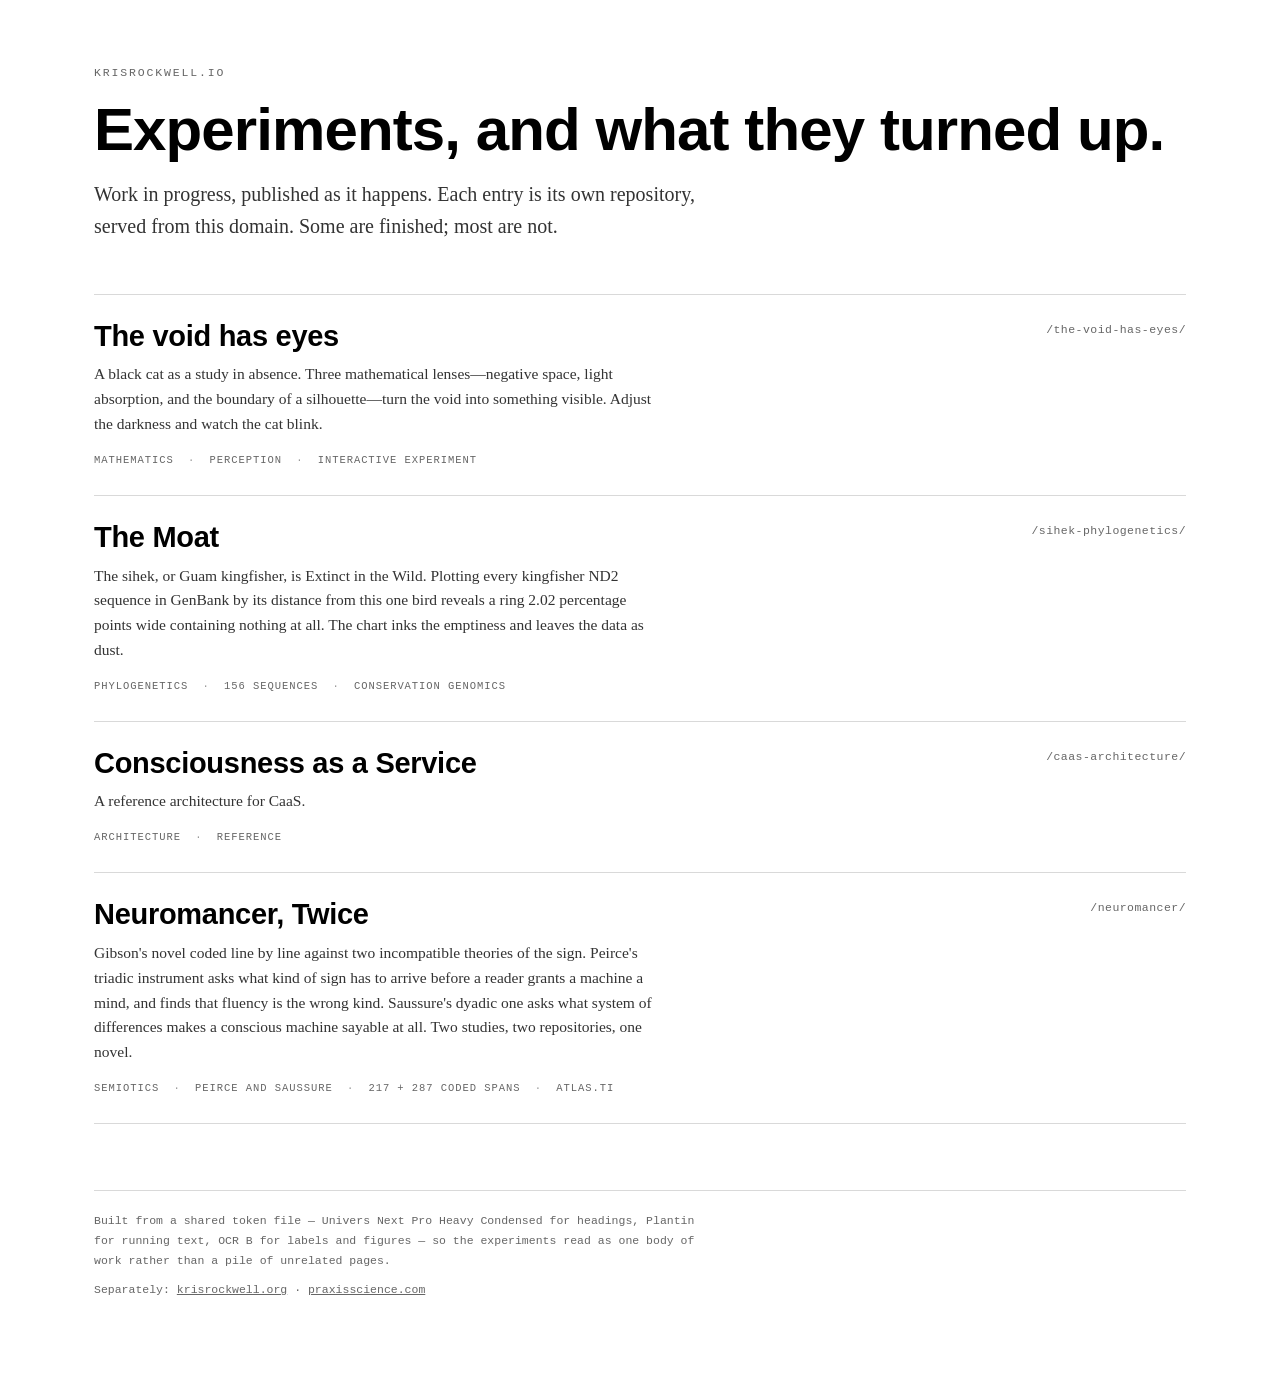
<file: index.html>
<!doctype html>
<html lang="en">
<head>
<meta charset="utf-8">
<meta name="viewport" content="width=device-width, initial-scale=1">
<title>krisrockwell.io &mdash; experiments</title>
<meta name="description" content="Experiments and work in progress by Kris Rockwell.">
<style>
/* Shared design tokens for the sihek project pages.
   Inlined at build time into both index.html and figures/moat.html so the
   two pages cannot drift, and each stays self-contained (artifact CSP
   blocks external stylesheets). */

:root {
    color-scheme: light;
    --ground:      #eef1f3;
    --plane:       #e5e9ec;
    --ink:         #10161b;
    --ink-2:       #46525c;
    --ink-3:       #77848d;
    --hair:        #d2d9dd;
    --ring:        #c3ccd2;
    --void:        rgba(16, 22, 27, 0.055);
    --void-edge:   rgba(16, 22, 27, 0.16);
    --moat:        rgba(166, 61, 2, 0.05);
    --moat-edge:   rgba(166, 61, 2, 0.5);
    --halcyon:     #5e82da;
    --alcedo:      #0a8d83;
    --ceryle:      #7c3b77;
    --outgroup:    #6f7378;
    --sihek:       #a63d02;
    --chip:        rgba(238, 241, 243, 0.9);

    /* Headings -- Univers Next Pro (Monotype, commercial). Fallbacks follow the
       neo-grotesque line: earlier Univers releases, then Helvetica Neue. */
    --display: "Univers Next Pro", "Univers LT Pro", "Univers LT Std",
               Univers, "Helvetica Neue", Helvetica, Arial, sans-serif;

    /* Headings take the Heavy Condensed cut. Named explicitly first, in the
       variants Monotype ships it under, so a single-style install is found;
       the font-weight/font-stretch pair below picks the same cut when the full
       family is installed instead. Falls through to --display. */
    --display-heavy: "Univers Next Pro Heavy Cond", "UniversNextPro-HeavyCond",
                     "Univers Next Pro Heavy Condensed", "Univers Next Pro Cond",
                     "Univers LT Pro 67 Bold Condensed", "HelveticaNeue-CondensedBlack",
                     var(--display);

    /* Body -- Plantin (Monotype, commercial). Times was drawn with Plantin as its
       model, so the Times line is a principled fallback rather than a lazy one;
       PT Serif is listed first because its large x-height, modest contrast and
       sturdy wedge serifs are closer to Plantin's colour on screen. */
    --body: Plantin, "Plantin MT Pro", "Plantin MT Std", "Plantin Std",
            "PT Serif", "Times New Roman", Times, serif;

    /* Labels, numbers, code -- OCR B (Monotype, commercial). Nothing on a stock
       system resembles it, so the fallback is simply the best available mono. */
    --util: "OCR B", "OCR-B", "OCRB", "OCR B Std", "OCRB Medium",
            ui-monospace, "SF Mono", SFMono-Regular, Menlo, Consolas, monospace;
  }
  @media (prefers-color-scheme: dark) {
    :root:where(:not([data-theme="light"])) {
      color-scheme: dark;
      --ground:    #0b1014;  --plane:     #070b0e;
      --ink:       #eef3f6;  --ink-2:     #9dabb4;  --ink-3: #6d7a83;
      --hair:      #1e262c;  --ring:      #2a343b;
      --void:      rgba(238, 243, 246, 0.05);
      --void-edge: rgba(238, 243, 246, 0.15);
      --moat:      rgba(214, 96, 30, 0.07);
      --moat-edge: rgba(214, 96, 30, 0.62);
      --halcyon:   #5b7ed7;  --alcedo:    #32a398;
      --ceryle:    #92508c;  --outgroup:  #8b9096;  --sihek: #b44200;
      --chip:      rgba(11, 16, 20, 0.9);
    }
  }
  :root[data-theme="dark"] {
    color-scheme: dark;
    --ground:    #0b1014;  --plane:     #070b0e;
    --ink:       #eef3f6;  --ink-2:     #9dabb4;  --ink-3: #6d7a83;
    --hair:      #1e262c;  --ring:      #2a343b;
    --void:      rgba(238, 243, 246, 0.05);
    --void-edge: rgba(238, 243, 246, 0.15);
    --moat:      rgba(214, 96, 30, 0.07);
    --moat-edge: rgba(214, 96, 30, 0.62);
    --halcyon:   #5b7ed7;  --alcedo:    #32a398;
    --ceryle:    #92508c;  --outgroup:  #8b9096;  --sihek: #b44200;
    --chip:      rgba(11, 16, 20, 0.9);
  }

  * { box-sizing: border-box; }
  body {
    margin: 0; background: var(--plane); color: var(--ink);
    font-family: var(--body); font-size: 17px; line-height: 1.6;
    -webkit-font-smoothing: antialiased;
  }
  .wrap { max-width: 1180px; margin: 0 auto; padding: clamp(26px, 5vw, 68px) clamp(18px, 4vw, 44px) 90px; }

  header { display: flex; flex-direction: column; gap: 17px; margin-bottom: clamp(28px, 5vw, 52px); }
  .eyebrow {
    font-family: var(--util); font-size: 11.5px; letter-spacing: 0.16em;
    text-transform: uppercase; color: var(--ink-3); margin: 0;
  }
  h1 {
    font-family: var(--display-heavy); font-weight: 800; font-stretch: condensed;
    font-size: clamp(33px, 5.6vw, 60px); line-height: 1.02;
    letter-spacing: -0.015em; margin: 0; text-wrap: balance;
  }
  h1 em { font-style: italic; color: var(--sihek); }
  .standfirst { max-width: 62ch; margin: 0; font-size: clamp(17px, 2vw, 20px); color: var(--ink-2); }

  .stats {
    display: grid; grid-template-columns: repeat(auto-fit, minmax(140px, 1fr));
    gap: 1px; background: var(--hair); border: 1px solid var(--hair); margin: 24px 0 0;
  }
  .stat { background: var(--ground); padding: 15px 16px; }
  .stat .v { font-family: var(--display); font-size: 27px; font-weight: 500; letter-spacing: -0.015em; line-height: 1.1; }
  .stat .v .u { font-size: 14px; color: var(--ink-3); font-weight: 400; }
  .stat .k {
    font-family: var(--util); font-size: 10.5px; letter-spacing: 0.09em;
    text-transform: uppercase; color: var(--ink-3); margin-top: 6px;
  }

  .grid2 {
    display: grid; grid-template-columns: repeat(auto-fit, minmax(270px, 1fr));
    gap: clamp(20px, 3vw, 40px); margin-top: clamp(36px, 5vw, 58px);
  }
  h2 {
    font-family: var(--util); font-size: 11.5px; font-weight: 500; letter-spacing: 0.16em;
    text-transform: uppercase; color: var(--ink-3); margin: 0 0 12px;
    padding-bottom: 9px; border-bottom: 1px solid var(--hair);
  }
  section p { margin: 0 0 13px; font-size: 15.5px; color: var(--ink-2); }
  section p:last-child { margin-bottom: 0; }
  em.tx { font-style: italic; }
  strong { font-weight: 600; color: var(--ink); }

  footer { margin-top: clamp(38px, 6vw, 66px); padding-top: 20px; border-top: 1px solid var(--hair); }
  footer p {
    font-family: var(--util); font-size: 11.5px; line-height: 1.75;
    color: var(--ink-3); margin: 0 0 9px; max-width: 90ch;
  }
  footer p:last-child { margin-bottom: 0; }
  .sr-only { position: absolute; width: 1px; height: 1px; overflow: hidden; clip: rect(0 0 0 0); }

  @media (prefers-reduced-motion: reduce) { * { transition: none !important; } }


  /* Homepage monochrome palette; shared experiment tokens stay reusable. */
  :root {
    --ground: #f5f5f5; --plane: #ffffff;
    --ink: #000000; --ink-2: #333333; --ink-3: #666666;
    --hair: #d9d9d9; --ring: #999999; --sihek: #000000;
  }
  @media (prefers-color-scheme: dark) {
    :root:where(:not([data-theme="light"])) {
      --ground: #111111; --plane: #000000;
      --ink: #ffffff; --ink-2: #cccccc; --ink-3: #aaaaaa;
      --hair: #333333; --ring: #777777; --sihek: #ffffff;
    }
  }
  :root[data-theme="dark"] {
    --ground: #111111; --plane: #000000;
    --ink: #ffffff; --ink-2: #cccccc; --ink-3: #aaaaaa;
    --hair: #333333; --ring: #777777; --sihek: #ffffff;
  }

  /* ---- hub-only layout, built on the shared tokens above ------------------ */
  a { color: inherit; }

  .entries { border-top: 1px solid var(--hair); margin-top: clamp(28px, 4vw, 44px); }
  .entry {
    display: block; text-decoration: none; padding: clamp(18px, 2.6vw, 26px) 0;
    border-bottom: 1px solid var(--hair);
    display: grid; grid-template-columns: 1fr auto; gap: 6px clamp(20px, 4vw, 48px);
    align-items: baseline; transition: background .15s;
  }
  .entry:hover, .entry:focus-visible {
    background: var(--ground); outline: none;
    box-shadow: -14px 0 0 var(--ground), 14px 0 0 var(--ground);
  }
  .entry h2 {
    font-family: var(--display-heavy); font-weight: 800; font-stretch: condensed;
    font-size: clamp(21px, 2.8vw, 29px); line-height: 1.1; letter-spacing: -0.01em;
    text-transform: none; color: var(--ink); margin: 0; padding: 0; border: 0;
    grid-column: 1; align-self: center;
  }
  .entry:hover h2, .entry:focus-visible h2 {
    color: var(--ink); text-decoration: underline; text-underline-offset: 0.15em;
  }
  .entry .path {
    grid-column: 2; grid-row: 1; font-family: var(--util); font-size: 11.5px;
    color: var(--ink-3); letter-spacing: 0.04em; white-space: nowrap;
  }
  .entry p {
    grid-column: 1 / -1; margin: 4px 0 0; font-size: 15.5px;
    color: var(--ink-2); max-width: 74ch;
  }
  .entry .meta {
    grid-column: 1 / -1; margin-top: 9px; font-family: var(--util);
    font-size: 10.5px; letter-spacing: 0.09em; text-transform: uppercase;
    color: var(--ink-3);
  }
  .entry .meta .dot { color: var(--ring); margin: 0 7px; }

  code { font-family: var(--util); font-size: 12.5px; color: var(--ink); }
</style>
<!-- Google tag (gtag.js) -->
<script async src="https://www.googletagmanager.com/gtag/js?id=G-48RJDXZTPJ"></script>
<script>
  window.dataLayer = window.dataLayer || [];
  function gtag(){dataLayer.push(arguments);}
  gtag('js', new Date());

  gtag('config', 'G-48RJDXZTPJ');
</script>
</head>
<body>
<div class="wrap">
  <header>
    <p class="eyebrow">krisrockwell.io</p>
    <h1>Experiments, and what they turned up.</h1>
    <p class="standfirst">
      Work in progress, published as it happens. Each entry is its own repository,
      served from this domain. Some are finished; most are not.
    </p>
  </header>

  <div class="entries"><a class="entry" href="/the-void-has-eyes/"><h2>The void has eyes</h2><span class="path">/the-void-has-eyes/</span><p>A black cat as a study in absence. Three mathematical lenses&#8212;negative space, light absorption, and the boundary of a silhouette&#8212;turn the void into something visible. Adjust the darkness and watch the cat blink.</p><span class="meta">Mathematics <span class="dot">&middot;</span> Perception <span class="dot">&middot;</span> Interactive experiment</span></a>
<a class="entry" href="/sihek-phylogenetics/"><h2>The Moat</h2><span class="path">/sihek-phylogenetics/</span><p>The sihek, or Guam kingfisher, is Extinct in the Wild. Plotting every kingfisher ND2 sequence in GenBank by its distance from this one bird reveals a ring 2.02 percentage points wide containing nothing at all. The chart inks the emptiness and leaves the data as dust.</p><span class="meta">Phylogenetics <span class="dot">&middot;</span> 156 sequences <span class="dot">&middot;</span> Conservation genomics</span></a>
<a class="entry" href="/caas-architecture/"><h2>Consciousness as a Service</h2><span class="path">/caas-architecture/</span><p>A reference architecture for CaaS.</p><span class="meta">Architecture <span class="dot">&middot;</span> Reference</span></a>
<a class="entry" href="/neuromancer/"><h2>Neuromancer, Twice</h2><span class="path">/neuromancer/</span><p>Gibson&#x27;s novel coded line by line against two incompatible theories of the sign. Peirce&#x27;s triadic instrument asks what kind of sign has to arrive before a reader grants a machine a mind, and finds that fluency is the wrong kind. Saussure&#x27;s dyadic one asks what system of differences makes a conscious machine sayable at all. Two studies, two repositories, one novel.</p><span class="meta">Semiotics <span class="dot">&middot;</span> Peirce and Saussure <span class="dot">&middot;</span> 217 + 287 coded spans <span class="dot">&middot;</span> ATLAS.ti</span></a></div>


  <footer>
    <p>
      Built from a shared token file &mdash; Univers Next Pro Heavy Condensed for
      headings, Plantin for running text, OCR B for labels and figures &mdash; so the
      experiments read as one body of work rather than a pile of unrelated pages.
    </p>
    <p>
      Separately: <a href="https://krisrockwell.org/">krisrockwell.org</a> &middot;
      <a href="https://www.praxisscience.com/">praxisscience.com</a>
    </p>
  </footer>
</div>
</body>
</html>
</file>
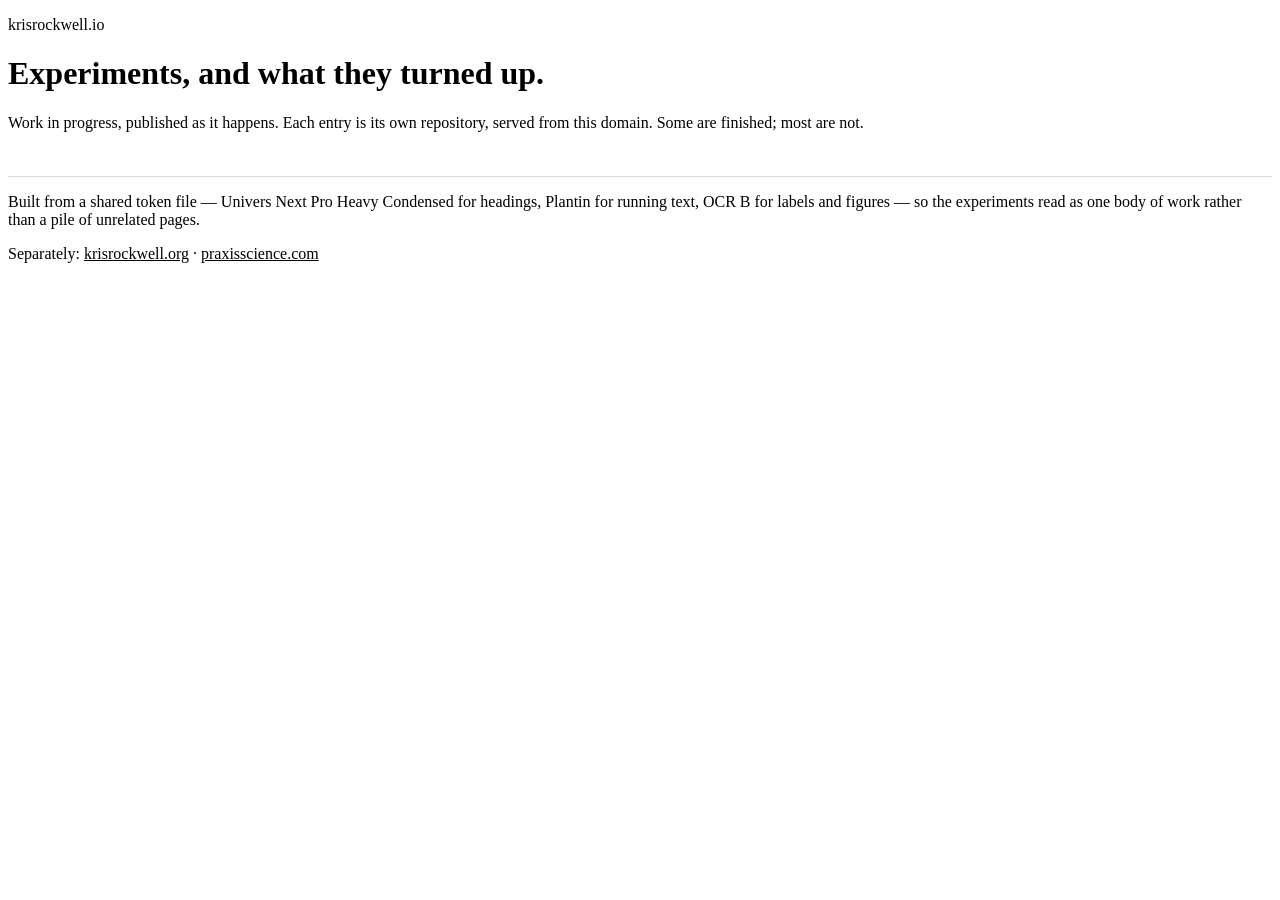
<file: scripts/site_template.html>
<!doctype html>
<html lang="en">
<head>
<meta charset="utf-8">
<meta name="viewport" content="width=device-width, initial-scale=1">
<title>krisrockwell.io &mdash; experiments</title>
<meta name="description" content="Experiments and work in progress by Kris Rockwell.">
<style>
/*TOKENS*/

  /* Homepage monochrome palette; shared experiment tokens stay reusable. */
  :root {
    --ground: #f5f5f5; --plane: #ffffff;
    --ink: #000000; --ink-2: #333333; --ink-3: #666666;
    --hair: #d9d9d9; --ring: #999999; --sihek: #000000;
  }
  @media (prefers-color-scheme: dark) {
    :root:where(:not([data-theme="light"])) {
      --ground: #111111; --plane: #000000;
      --ink: #ffffff; --ink-2: #cccccc; --ink-3: #aaaaaa;
      --hair: #333333; --ring: #777777; --sihek: #ffffff;
    }
  }
  :root[data-theme="dark"] {
    --ground: #111111; --plane: #000000;
    --ink: #ffffff; --ink-2: #cccccc; --ink-3: #aaaaaa;
    --hair: #333333; --ring: #777777; --sihek: #ffffff;
  }

  /* ---- hub-only layout, built on the shared tokens above ------------------ */
  a { color: inherit; }

  .entries { border-top: 1px solid var(--hair); margin-top: clamp(28px, 4vw, 44px); }
  .entry {
    display: block; text-decoration: none; padding: clamp(18px, 2.6vw, 26px) 0;
    border-bottom: 1px solid var(--hair);
    display: grid; grid-template-columns: 1fr auto; gap: 6px clamp(20px, 4vw, 48px);
    align-items: baseline; transition: background .15s;
  }
  .entry:hover, .entry:focus-visible {
    background: var(--ground); outline: none;
    box-shadow: -14px 0 0 var(--ground), 14px 0 0 var(--ground);
  }
  .entry h2 {
    font-family: var(--display-heavy); font-weight: 800; font-stretch: condensed;
    font-size: clamp(21px, 2.8vw, 29px); line-height: 1.1; letter-spacing: -0.01em;
    text-transform: none; color: var(--ink); margin: 0; padding: 0; border: 0;
    grid-column: 1; align-self: center;
  }
  .entry:hover h2, .entry:focus-visible h2 {
    color: var(--ink); text-decoration: underline; text-underline-offset: 0.15em;
  }
  .entry .path {
    grid-column: 2; grid-row: 1; font-family: var(--util); font-size: 11.5px;
    color: var(--ink-3); letter-spacing: 0.04em; white-space: nowrap;
  }
  .entry p {
    grid-column: 1 / -1; margin: 4px 0 0; font-size: 15.5px;
    color: var(--ink-2); max-width: 74ch;
  }
  .entry .meta {
    grid-column: 1 / -1; margin-top: 9px; font-family: var(--util);
    font-size: 10.5px; letter-spacing: 0.09em; text-transform: uppercase;
    color: var(--ink-3);
  }
  .entry .meta .dot { color: var(--ring); margin: 0 7px; }

  code { font-family: var(--util); font-size: 12.5px; color: var(--ink); }
</style>
<!-- Google tag (gtag.js) -->
<script async src="https://www.googletagmanager.com/gtag/js?id=G-48RJDXZTPJ"></script>
<script>
  window.dataLayer = window.dataLayer || [];
  function gtag(){dataLayer.push(arguments);}
  gtag('js', new Date());

  gtag('config', 'G-48RJDXZTPJ');
</script>
</head>
<body>
<div class="wrap">
  <header>
    <p class="eyebrow">krisrockwell.io</p>
    <h1>Experiments, and what they turned up.</h1>
    <p class="standfirst">
      Work in progress, published as it happens. Each entry is its own repository,
      served from this domain. Some are finished; most are not.
    </p>
  </header>

  <div class="entries"><!--ENTRIES--></div>


  <footer>
    <p>
      Built from a shared token file &mdash; Univers Next Pro Heavy Condensed for
      headings, Plantin for running text, OCR B for labels and figures &mdash; so the
      experiments read as one body of work rather than a pile of unrelated pages.
    </p>
    <p>
      Separately: <a href="https://krisrockwell.org/">krisrockwell.org</a> &middot;
      <a href="https://www.praxisscience.com/">praxisscience.com</a>
    </p>
  </footer>
</div>
</body>
</html>
</file>
